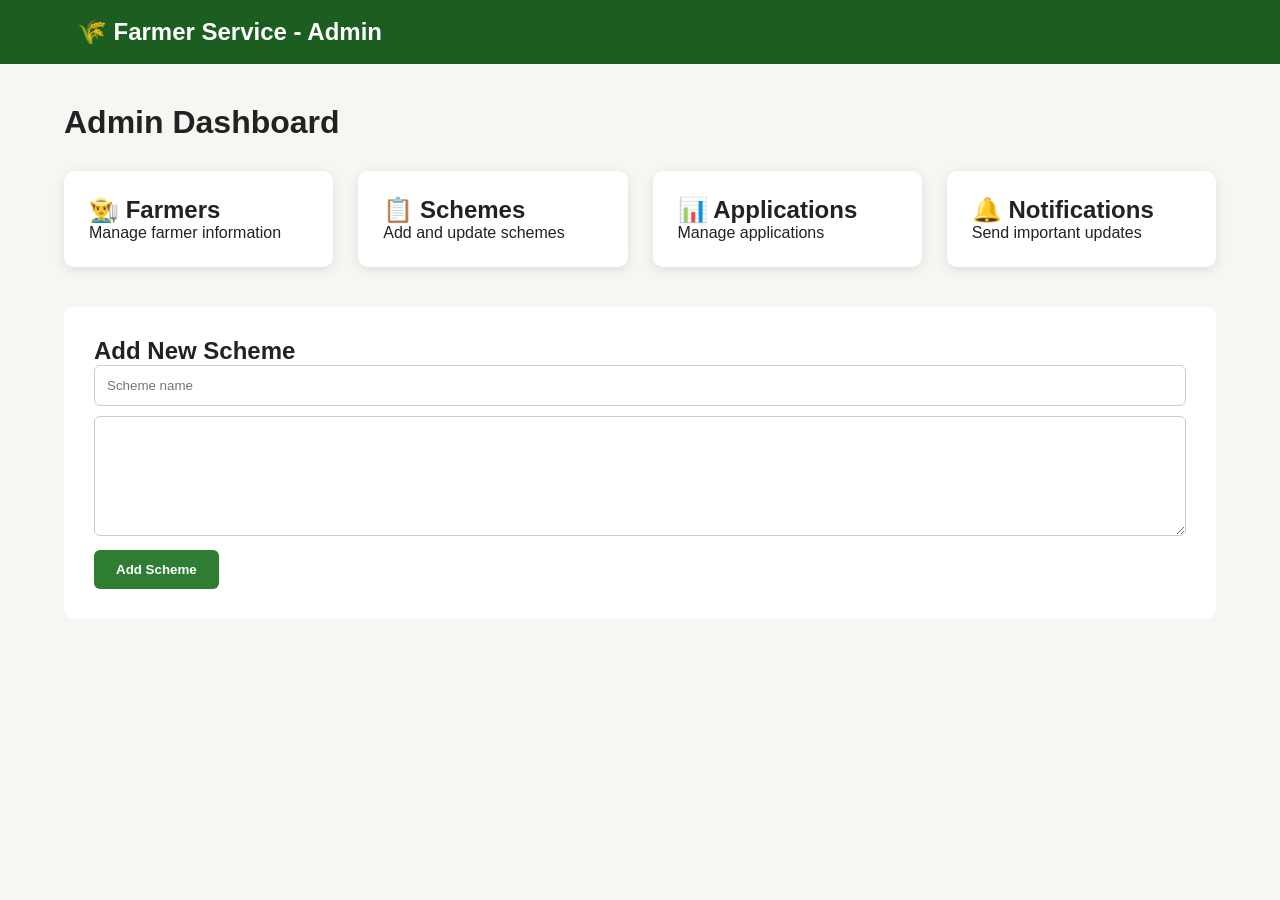
<file: admin.html>
<!DOCTYPE html>
<html lang="en">

<head>

    <meta charset="UTF-8">

    <meta name="viewport"
          content="width=device-width, initial-scale=1.0">

    <title>Admin Dashboard</title>

    <link rel="stylesheet" href="css/style.css">

</head>

<body>

<header>

    <div class="logo">
        🌾 Farmer Service - Admin
    </div>

</header>

<main class="admin-container">

    <h1>Admin Dashboard</h1>

    <div class="admin-grid">

        <div class="admin-card">
            <h2>👨‍🌾 Farmers</h2>
            <p>Manage farmer information</p>
        </div>

        <div class="admin-card">
            <h2>📋 Schemes</h2>
            <p>Add and update schemes</p>
        </div>

        <div class="admin-card">
            <h2>📊 Applications</h2>
            <p>Manage applications</p>
        </div>

        <div class="admin-card">
            <h2>🔔 Notifications</h2>
            <p>Send important updates</p>
        </div>

    </div>

    <section class="admin-form">

        <h2>Add New Scheme</h2>

        <input
            type="text"
            id="newSchemeName"
            placeholder="Scheme name"
        >

        <textarea
            id="newSchemeDescription"
            placeholder="Scheme description">
        </textarea>

        <button onclick="addScheme()"
                class="primary-btn">
            Add Scheme
        </button>

    </section>

    <div id="adminMessage"></div>

</main>

<script src="js/script.js"></script>

</body>
</html>
</file>
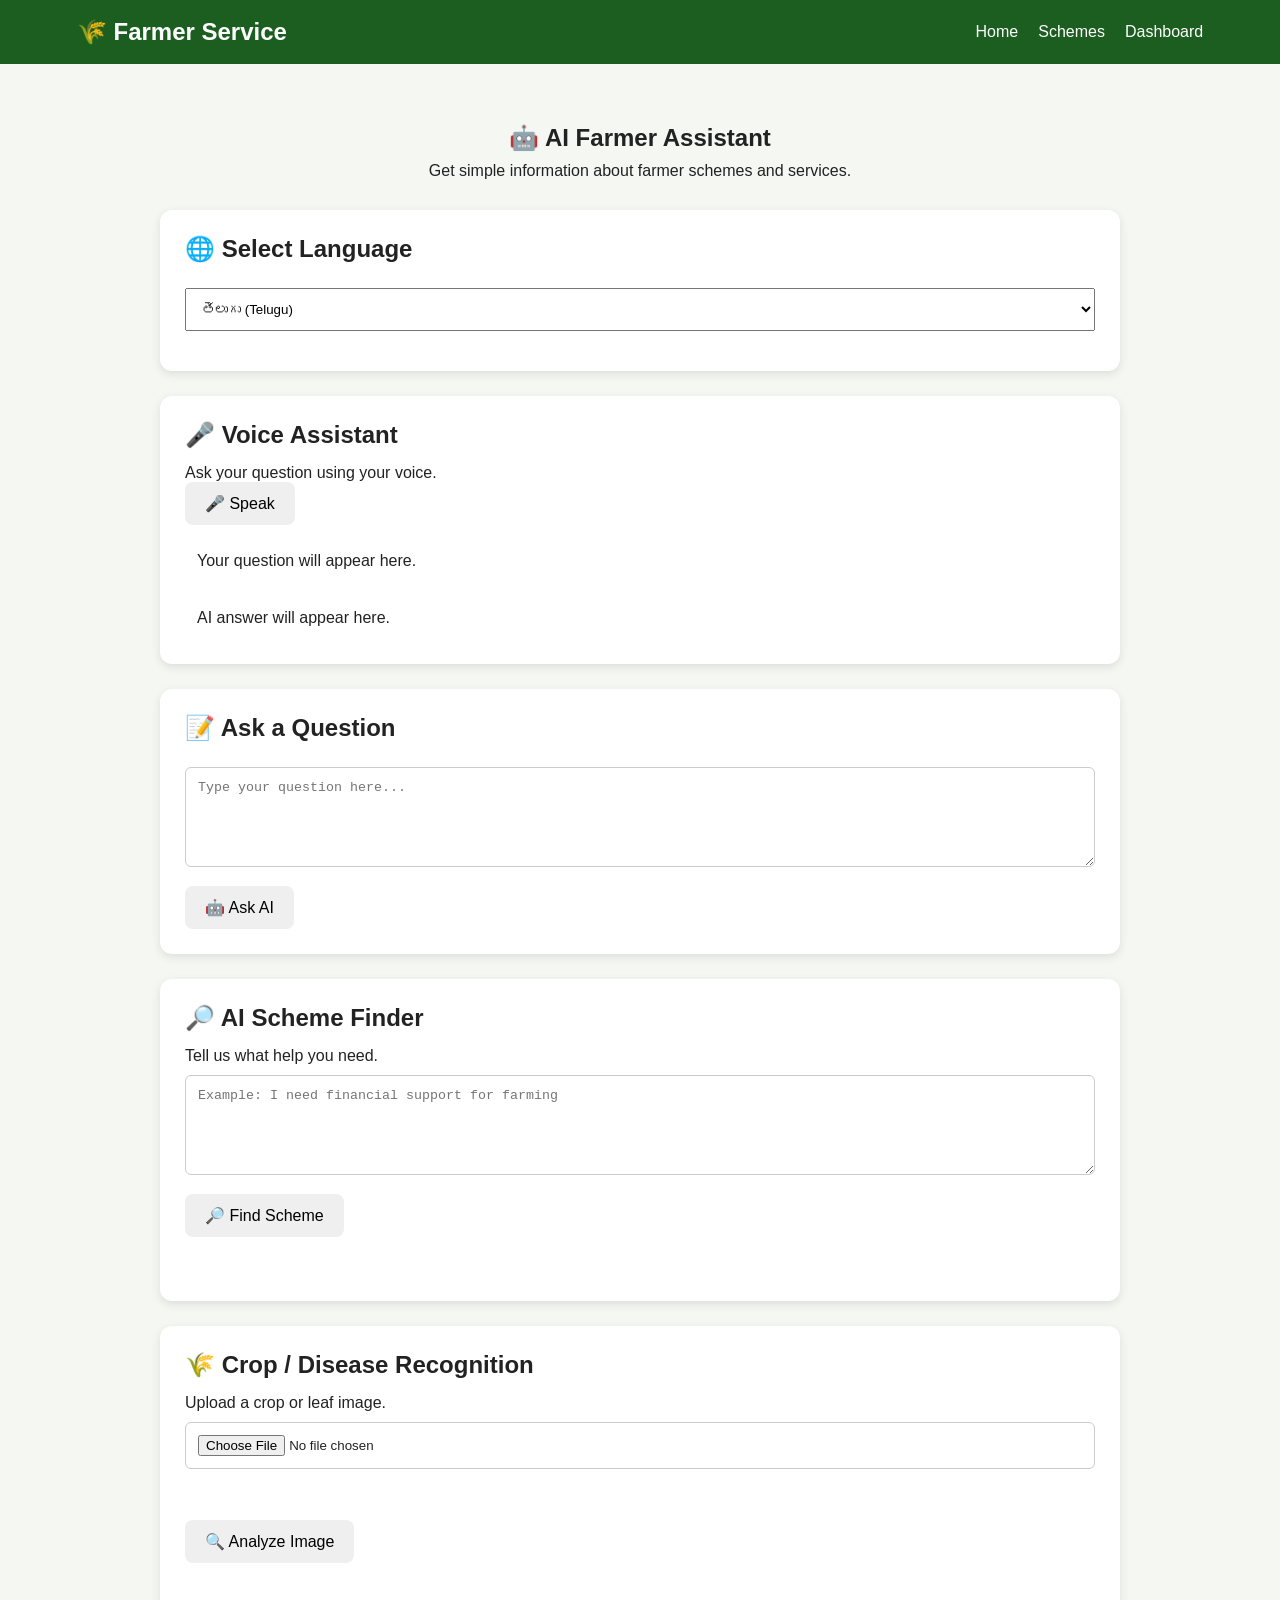
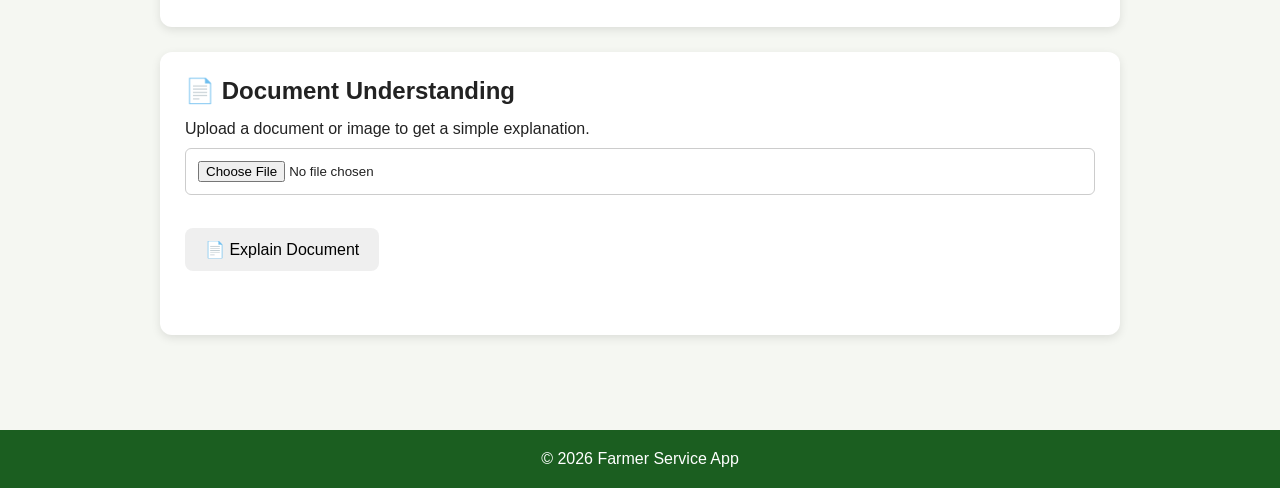
<file: ai-assistant.html>
<!DOCTYPE html>
<html lang="en">

<head>
    <meta charset="UTF-8">
    <meta name="viewport" content="width=device-width, initial-scale=1.0">

    <title>AI Farmer Assistant</title>

    <link rel="stylesheet" href="css/style.css">
</head>

<body>

<header>

    <div class="logo">
        🌾 Farmer Service
    </div>

    <nav>
        <a href="index.html">Home</a>
        <a href="schemes.html">Schemes</a>
        <a href="dashboard.html">Dashboard</a>
    </nav>

</header>


<section class="ai-page">

    <h1>🤖 AI Farmer Assistant</h1>

    <p>
        Get simple information about farmer schemes and services.
    </p>


    <!-- LANGUAGE -->

    <div class="ai-card">

        <h2>🌐 Select Language</h2>

        <select id="languageSelect">

            <option value="te-IN">
                తెలుగు (Telugu)
            </option>

            <option value="hi-IN">
                हिन्दी (Hindi)
            </option>

            <option value="en-IN">
                English
            </option>

        </select>

    </div>


    <!-- VOICE ASSISTANT -->

    <div class="ai-card">

        <h2>🎤 Voice Assistant</h2>

        <p>
            Ask your question using your voice.
        </p>

        <button onclick="startAIListening()">
            🎤 Speak
        </button>

        <p id="aiQuestion">
            Your question will appear here.
        </p>

        <p id="aiAnswer">
            AI answer will appear here.
        </p>

    </div>


    <!-- TEXT QUESTION -->

    <div class="ai-card">

        <h2>📝 Ask a Question</h2>

        <textarea
            id="questionInput"
            placeholder="Type your question here..."
        ></textarea>

        <button onclick="askAI()">
            🤖 Ask AI
        </button>

    </div>


    <!-- SCHEME FINDER -->

    <div class="ai-card">

        <h2>🔎 AI Scheme Finder</h2>

        <p>
            Tell us what help you need.
        </p>

        <textarea
            id="schemeQuestion"
            placeholder="Example: I need financial support for farming"
        ></textarea>

        <button onclick="findScheme()">
            🔎 Find Scheme
        </button>

        <div id="schemeResult"></div>

    </div>


    <!-- CROP RECOGNITION -->

    <div class="ai-card">

        <h2>🌾 Crop / Disease Recognition</h2>

        <p>
            Upload a crop or leaf image.
        </p>

        <input
            type="file"
            id="cropImage"
            accept="image/*"
            onchange="previewCropImage()"
        >

        <br><br>

        <img
            id="cropPreview"
            style="max-width:300px; display:none;"
        >

        <br>

        <button onclick="analyzeCrop()">
            🔍 Analyze Image
        </button>

        <p id="cropResult"></p>

    </div>


    <!-- DOCUMENT UNDERSTANDING -->

    <div class="ai-card">

        <h2>📄 Document Understanding</h2>

        <p>
            Upload a document or image to get a simple explanation.
        </p>

        <input
            type="file"
            id="documentFile"
            accept="image/*,.pdf"
        >

        <br><br>

        <button onclick="analyzeDocument()">
            📄 Explain Document
        </button>

        <p id="documentResult"></p>

    </div>

</section>


<footer>

    <p>
        © 2026 Farmer Service App
    </p>

</footer>


<script src="js/ai-assistant.js"></script>

</body>

</html>
</file>
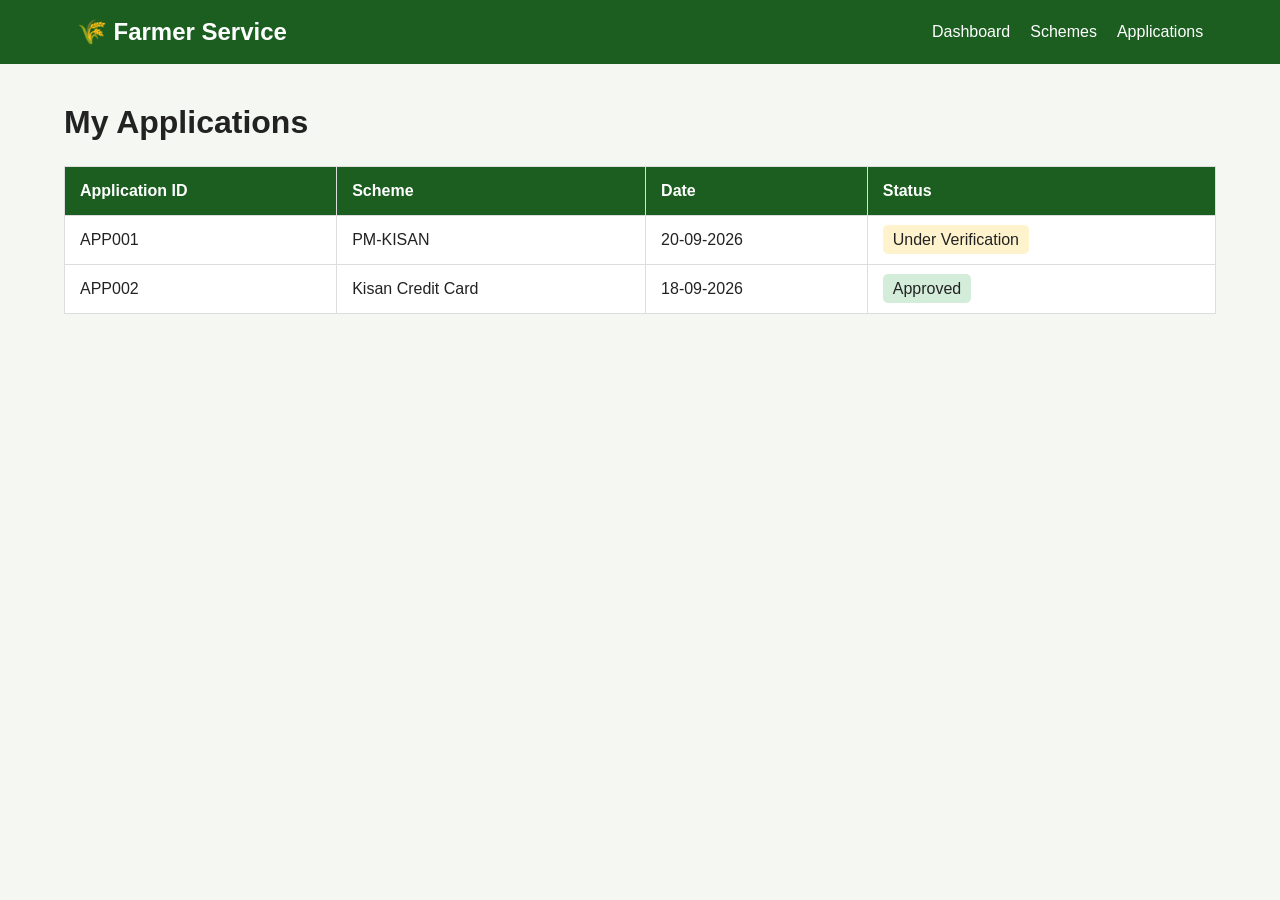
<file: applications.html>
<!DOCTYPE html>
<html lang="en">

<head>

    <meta charset="UTF-8">

    <meta name="viewport"
          content="width=device-width, initial-scale=1.0">

    <title>My Applications</title>

    <link rel="stylesheet" href="css/style.css">

</head>

<body>

<header>

    <div class="logo">🌾 Farmer Service</div>

    <nav>
        <a href="dashboard.html">Dashboard</a>
        <a href="schemes.html">Schemes</a>
        <a href="applications.html">Applications</a>
    </nav>

</header>

<main class="page">

    <h1>My Applications</h1>

    <table>

        <thead>

            <tr>
                <th>Application ID</th>
                <th>Scheme</th>
                <th>Date</th>
                <th>Status</th>
            </tr>

        </thead>

        <tbody id="applicationTable">

            <tr>
                <td>APP001</td>
                <td>PM-KISAN</td>
                <td>20-09-2026</td>
                <td>
                    <span class="status pending">
                        Under Verification
                    </span>
                </td>
            </tr>

            <tr>
                <td>APP002</td>
                <td>Kisan Credit Card</td>
                <td>18-09-2026</td>
                <td>
                    <span class="status approved">
                        Approved
                    </span>
                </td>
            </tr>

        </tbody>

    </table>

</main>

</body>
</html>
</file>
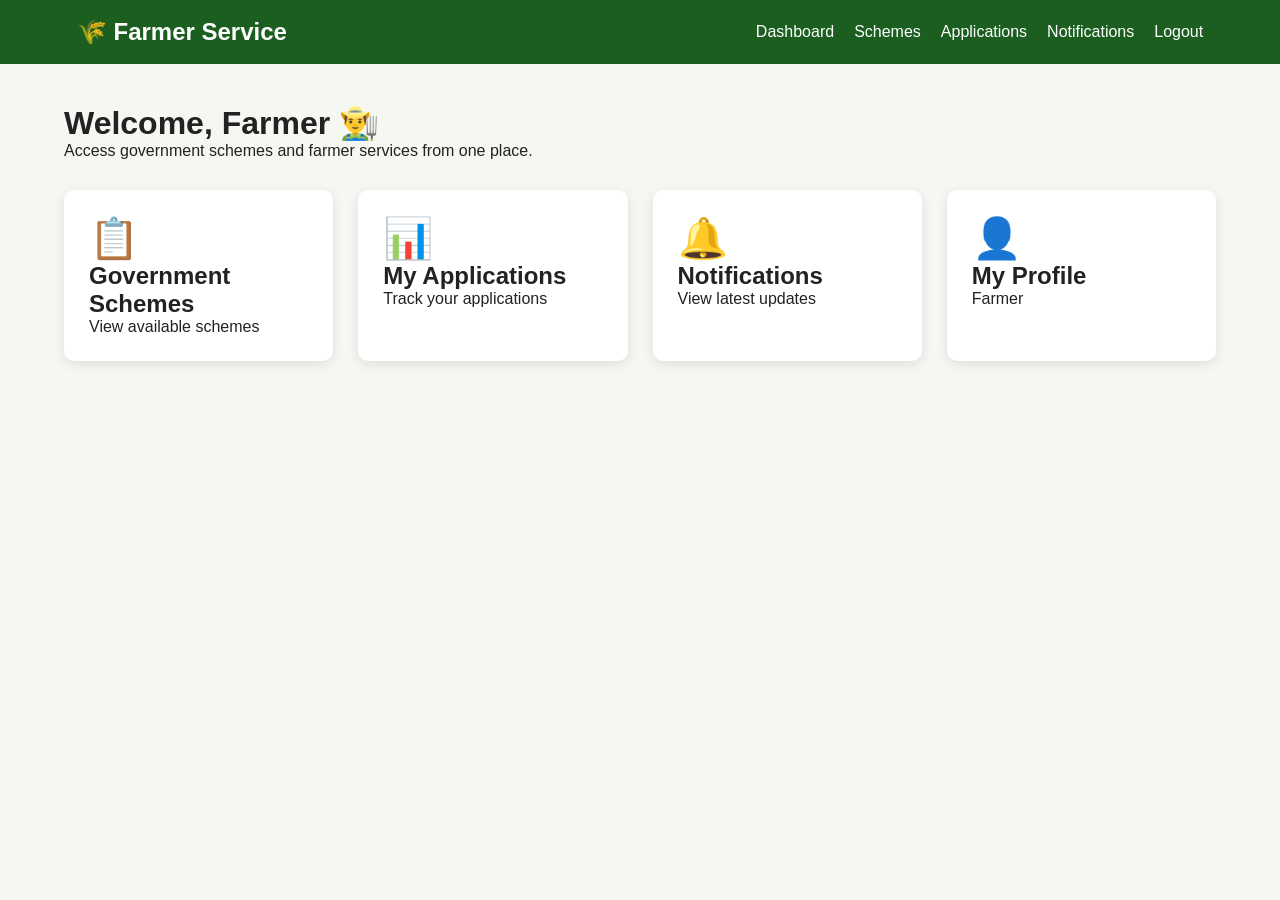
<file: dashboard.html>
<!DOCTYPE html>
<html lang="en">

<head>
    <meta charset="UTF-8">
    <meta name="viewport"
          content="width=device-width, initial-scale=1.0">

    <title>Farmer Dashboard</title>

    <link rel="stylesheet" href="css/style.css">
</head>

<body>

<header>

    <div class="logo">
        🌾 Farmer Service
    </div>

    <nav>
        <a href="dashboard.html">Dashboard</a>
        <a href="schemes.html">Schemes</a>
        <a href="applications.html">Applications</a>
        <a href="notifications.html">Notifications</a>
        <a href="#" onclick="logout()">Logout</a>
    </nav>

</header>

<main class="dashboard">

    <h1>Welcome, Farmer 👨‍🌾</h1>

    <p>
        Access government schemes and farmer services from one place.
    </p>

    <div class="dashboard-grid">

        <a href="schemes.html" class="dashboard-card">
            <span>📋</span>
            <h2>Government Schemes</h2>
            <p>View available schemes</p>
        </a>

        <a href="applications.html" class="dashboard-card">
            <span>📊</span>
            <h2>My Applications</h2>
            <p>Track your applications</p>
        </a>

        <a href="notifications.html" class="dashboard-card">
            <span>🔔</span>
            <h2>Notifications</h2>
            <p>View latest updates</p>
        </a>

        <div class="dashboard-card">
            <span>👤</span>
            <h2>My Profile</h2>
            <p id="profileName">Farmer</p>
        </div>

    </div>

</main>

<script src="js/script.js"></script>

</body>
</html>
</file>
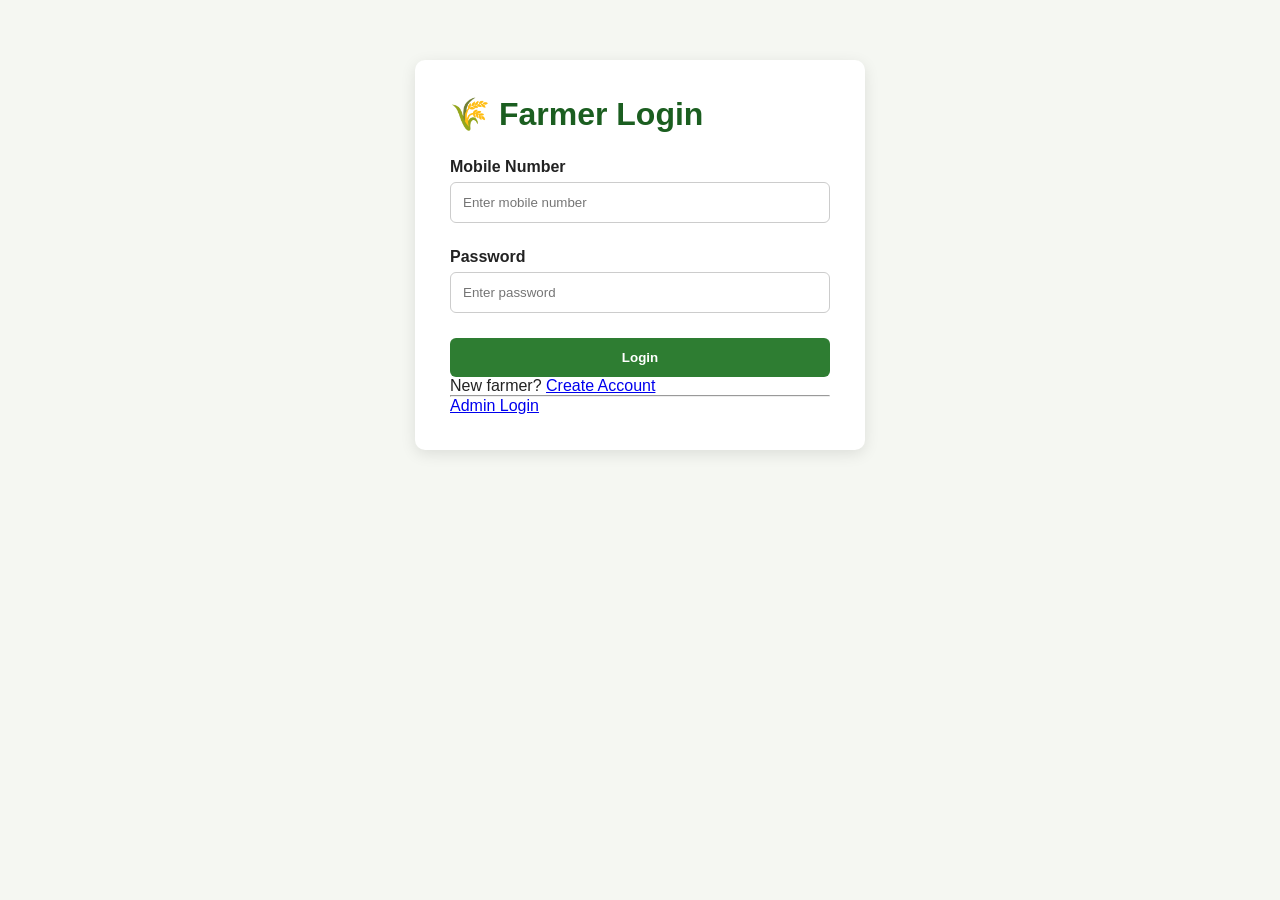
<file: login.html>
<!DOCTYPE html>
<html lang="en">

<head>
    <meta charset="UTF-8">
    <meta name="viewport"
          content="width=device-width, initial-scale=1.0">

    <title>Farmer Login</title>

    <link rel="stylesheet" href="css/style.css">
</head>

<body>

<div class="form-container">

    <h1>🌾 Farmer Login</h1>

    <form id="loginForm">

        <label>Mobile Number</label>

        <input type="tel"
               id="loginMobile"
               placeholder="Enter mobile number"
               required>

        <label>Password</label>

        <input type="password"
               id="loginPassword"
               placeholder="Enter password"
               required>

        <button type="submit" class="primary-btn">
            Login
        </button>

    </form>

    <p>
        New farmer?
        <a href="register.html">Create Account</a>
    </p>

    <hr>

    <a href="admin.html">
        Admin Login
    </a>

</div>

<script src="js/script.js"></script>

</body>
</html>
</file>
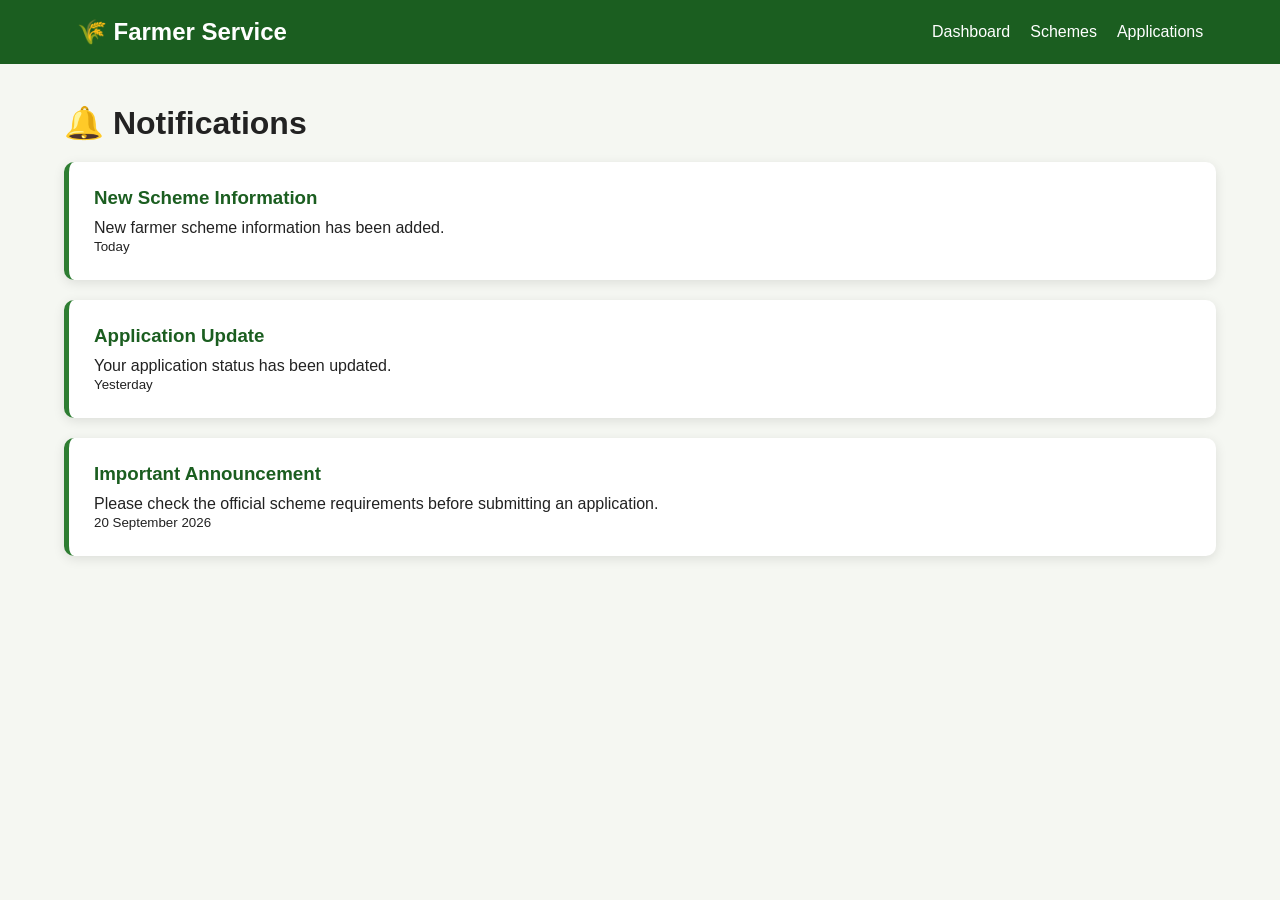
<file: notifications.html>
<!DOCTYPE html>
<html lang="en">

<head>

    <meta charset="UTF-8">

    <meta name="viewport"
          content="width=device-width, initial-scale=1.0">

    <title>Notifications</title>

    <link rel="stylesheet" href="css/style.css">

</head>

<body>

<header>

    <div class="logo">🌾 Farmer Service</div>

    <nav>
        <a href="dashboard.html">Dashboard</a>
        <a href="schemes.html">Schemes</a>
        <a href="applications.html">Applications</a>
    </nav>

</header>

<main class="page">

    <h1>🔔 Notifications</h1>

    <div class="notification">

        <h3>New Scheme Information</h3>

        <p>
            New farmer scheme information has been added.
        </p>

        <small>Today</small>

    </div>

    <div class="notification">

        <h3>Application Update</h3>

        <p>
            Your application status has been updated.
        </p>

        <small>Yesterday</small>

    </div>

    <div class="notification">

        <h3>Important Announcement</h3>

        <p>
            Please check the official scheme requirements
            before submitting an application.
        </p>

        <small>20 September 2026</small>

    </div>

</main>

</body>
</html>
</file>
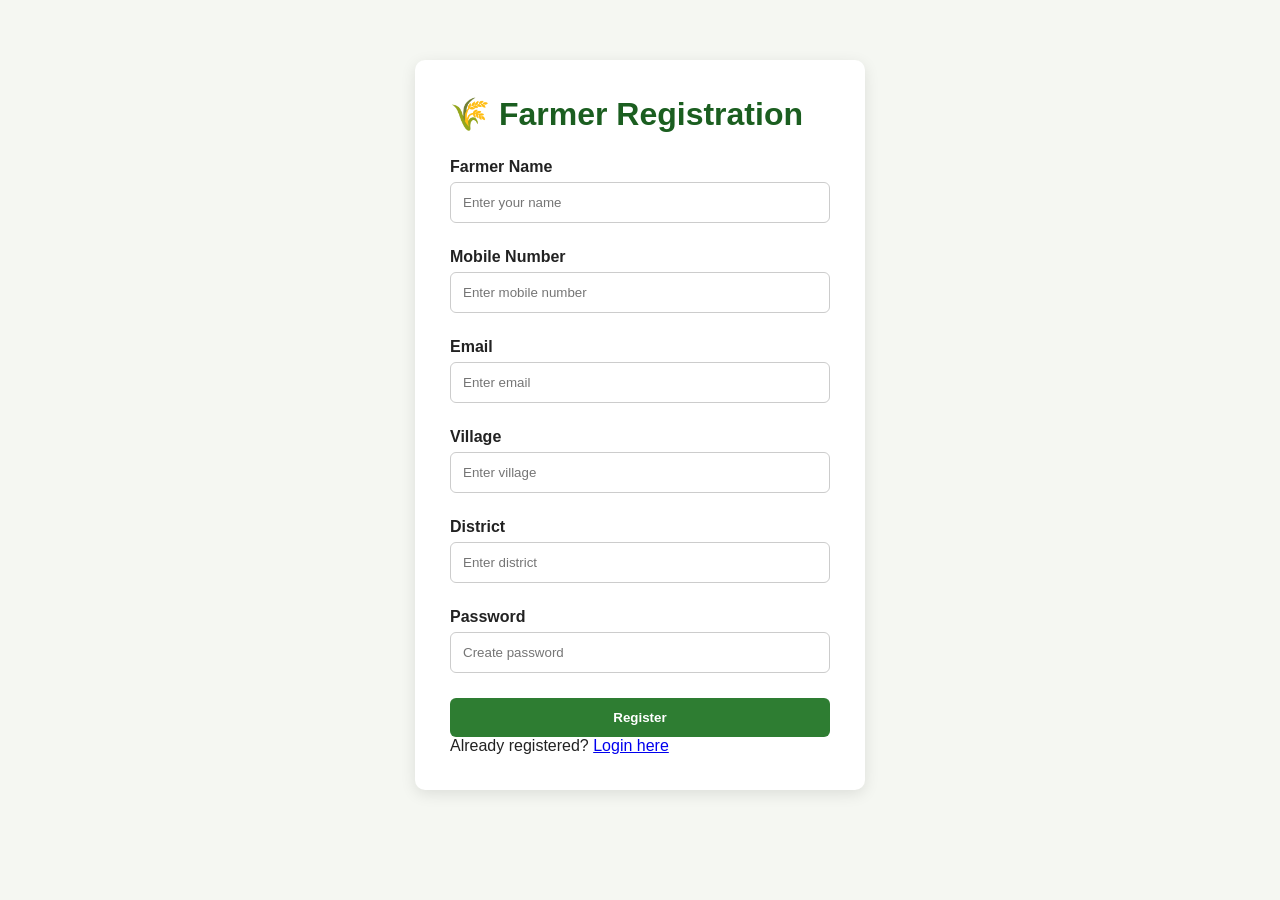
<file: register.html>
<!DOCTYPE html>
<html lang="en">

<head>
    <meta charset="UTF-8">
    <meta name="viewport" content="width=device-width, initial-scale=1.0">

    <title>Farmer Registration</title>

    <link rel="stylesheet" href="css/style.css">
</head>

<body>

<div class="form-container">

    <h1>🌾 Farmer Registration</h1>

    <form id="registerForm">

        <label>Farmer Name</label>
        <input type="text" id="name" placeholder="Enter your name" required>

        <label>Mobile Number</label>
        <input type="tel" id="mobile"
               placeholder="Enter mobile number"
               required>

        <label>Email</label>
        <input type="email" id="email"
               placeholder="Enter email">

        <label>Village</label>
        <input type="text" id="village"
               placeholder="Enter village">

        <label>District</label>
        <input type="text" id="district"
               placeholder="Enter district">

        <label>Password</label>
        <input type="password" id="password"
               placeholder="Create password"
               required>

        <button type="submit" class="primary-btn">
            Register
        </button>

    </form>

    <p>
        Already registered?
        <a href="login.html">Login here</a>
    </p>

</div>

<script src="js/script.js"></script>

</body>
</html>
</file>
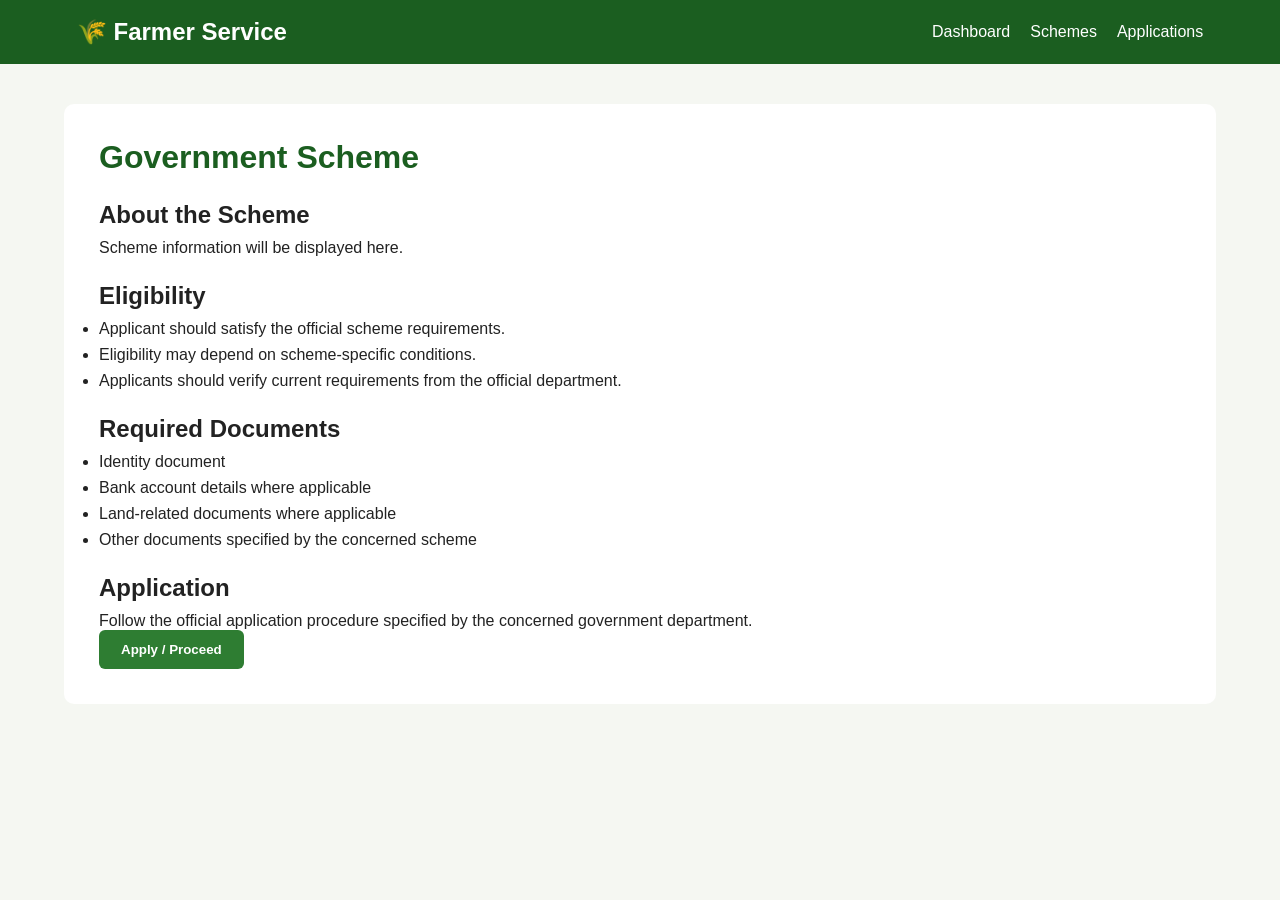
<file: scheme-details.html>
<!DOCTYPE html>
<html lang="en">

<head>

    <meta charset="UTF-8">

    <meta name="viewport"
          content="width=device-width, initial-scale=1.0">

    <title>Scheme Details</title>

    <link rel="stylesheet" href="css/style.css">

</head>

<body>

<header>

    <div class="logo">🌾 Farmer Service</div>

    <nav>
        <a href="dashboard.html">Dashboard</a>
        <a href="schemes.html">Schemes</a>
        <a href="applications.html">Applications</a>
    </nav>

</header>

<main class="details-container">

    <h1 id="detailTitle">
        Government Scheme
    </h1>

    <h2>About the Scheme</h2>

    <p id="detailDescription">
        Scheme information will be displayed here.
    </p>

    <h2>Eligibility</h2>

    <ul>
        <li>Applicant should satisfy the official scheme requirements.</li>
        <li>Eligibility may depend on scheme-specific conditions.</li>
        <li>Applicants should verify current requirements from the official department.</li>
    </ul>

    <h2>Required Documents</h2>

    <ul>
        <li>Identity document</li>
        <li>Bank account details where applicable</li>
        <li>Land-related documents where applicable</li>
        <li>Other documents specified by the concerned scheme</li>
    </ul>

    <h2>Application</h2>

    <p>
        Follow the official application procedure specified
        by the concerned government department.
    </p>

    <button onclick="applyScheme()" class="primary-btn">
        Apply / Proceed
    </button>

</main>

<script src="js/script.js"></script>

</body>
</html>
</file>
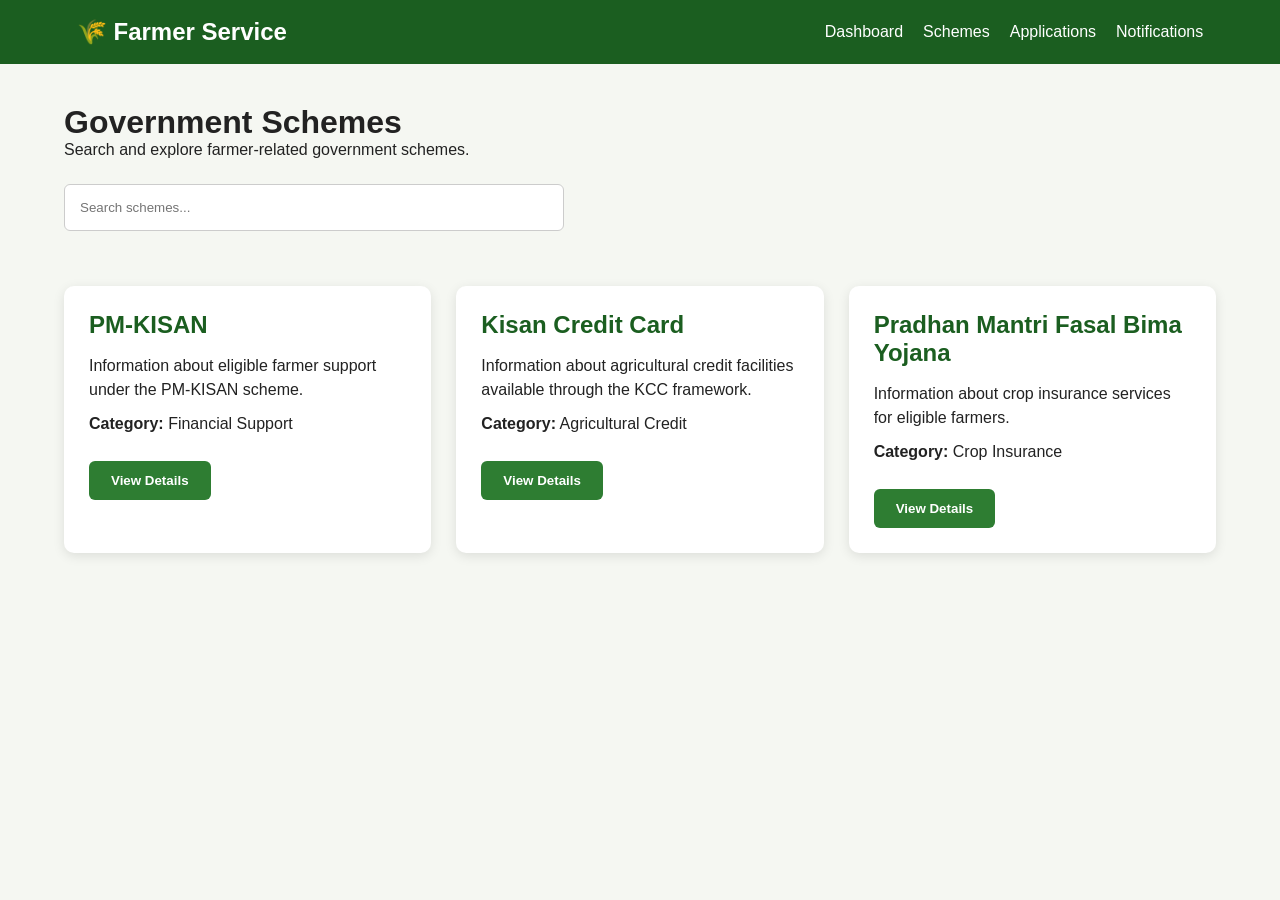
<file: schemes.html>
<!DOCTYPE html>
<html lang="en">

<head>

    <meta charset="UTF-8">

    <meta name="viewport"
          content="width=device-width, initial-scale=1.0">

    <title>Government Schemes</title>

    <link rel="stylesheet" href="css/style.css">

</head>

<body>

<header>

    <div class="logo">🌾 Farmer Service</div>

    <nav>
        <a href="dashboard.html">Dashboard</a>
        <a href="schemes.html">Schemes</a>
        <a href="applications.html">Applications</a>
        <a href="notifications.html">Notifications</a>
    </nav>

</header>

<main class="page">

    <h1>Government Schemes</h1>

    <p>
        Search and explore farmer-related government schemes.
    </p>

    <input
        type="text"
        id="schemeSearch"
        class="search-box"
        placeholder="Search schemes..."
        onkeyup="searchSchemes()"
    >

    <div id="schemeContainer" class="scheme-grid">

        <div class="scheme-card">

            <h2>PM-KISAN</h2>

            <p>
                Information about eligible farmer support under
                the PM-KISAN scheme.
            </p>

            <p><b>Category:</b> Financial Support</p>

            <button onclick="showScheme('PM-KISAN')">
                View Details
            </button>

        </div>

        <div class="scheme-card">

            <h2>Kisan Credit Card</h2>

            <p>
                Information about agricultural credit facilities
                available through the KCC framework.
            </p>

            <p><b>Category:</b> Agricultural Credit</p>

            <button onclick="showScheme('Kisan Credit Card')">
                View Details
            </button>

        </div>

        <div class="scheme-card">

            <h2>Pradhan Mantri Fasal Bima Yojana</h2>

            <p>
                Information about crop insurance services
                for eligible farmers.
            </p>

            <p><b>Category:</b> Crop Insurance</p>

            <button onclick="showScheme('PMFBY')">
                View Details
            </button>

        </div>

    </div>

</main>

<script src="js/script.js"></script>

</body>
</html>
</file>
<file: css/style.css>
* {
    margin: 0;
    padding: 0;
    box-sizing: border-box;
}

body {
    font-family: Arial, sans-serif;
    background: #f5f7f2;
    color: #222;
}

/* Header */

header {
    background: #1b5e20;
    color: white;
    padding: 18px 6%;
    display: flex;
    justify-content: space-between;
    align-items: center;
}

.logo {
    font-size: 24px;
    font-weight: bold;
}

nav {
    display: flex;
    gap: 20px;
    align-items: center;
}

nav a {
    color: white;
    text-decoration: none;
    font-weight: 500;
}

nav a:hover {
    text-decoration: underline;
}

/* Hero */

.hero {
    min-height: 500px;
    display: flex;
    align-items: center;
    padding: 60px 8%;
    background: linear-gradient(
        rgba(27, 94, 32, 0.8),
        rgba(27, 94, 32, 0.8)
    ),
    url("../images/farmer.jpg");

    background-size: cover;
    background-position: center;
}

.hero-content {
    max-width: 650px;
    color: white;
}

.hero h1 {
    font-size: 52px;
    margin-bottom: 20px;
}

.hero p {
    font-size: 20px;
    line-height: 1.6;
}

.hero-buttons {
    margin-top: 30px;
    display: flex;
    gap: 15px;
}

/* Buttons */

.primary-btn,
.secondary-btn,
.scheme-card button {
    display: inline-block;
    padding: 12px 22px;
    border: none;
    border-radius: 6px;
    cursor: pointer;
    text-decoration: none;
    font-weight: bold;
}

.primary-btn {
    background: #2e7d32;
    color: white;
}

.secondary-btn {
    background: white;
    color: #1b5e20;
}

/* Features */

.features {
    padding: 50px 7%;
    text-align: center;
}

.features h2 {
    font-size: 32px;
    margin-bottom: 30px;
}

.feature-container {
    display: grid;
    grid-template-columns:
        repeat(auto-fit, minmax(220px, 1fr));
    gap: 25px;
}

.feature-card,
.dashboard-card,
.scheme-card,
.admin-card,
.notification {
    background: white;
    padding: 25px;
    border-radius: 10px;
    box-shadow: 0 3px 12px rgba(0,0,0,0.1);
}

.feature-card span,
.dashboard-card span {
    font-size: 40px;
}

.feature-card h3 {
    margin: 15px 0;
}

/* Forms */

.form-container {
    width: 90%;
    max-width: 450px;
    margin: 60px auto;
    background: white;
    padding: 35px;
    border-radius: 10px;
    box-shadow: 0 4px 15px rgba(0,0,0,0.1);
}

.form-container h1 {
    margin-bottom: 25px;
    color: #1b5e20;
}

label {
    display: block;
    margin-top: 15px;
    margin-bottom: 6px;
    font-weight: bold;
}

input,
textarea {
    width: 100%;
    padding: 12px;
    border: 1px solid #ccc;
    border-radius: 6px;
    margin-bottom: 10px;
}

textarea {
    min-height: 120px;
}

.form-container button {
    width: 100%;
    margin-top: 15px;
}

/* Dashboard */

.dashboard,
.page,
.admin-container,
.details-container {
    width: 90%;
    max-width: 1200px;
    margin: 40px auto;
}
.dashboard-grid,
.admin-grid,
.scheme-grid {
    display: grid;
    grid-template-columns:
        repeat(auto-fit, minmax(240px, 1fr));
    gap: 25px;
    margin-top: 30px;
}

.dashboard-card {
    text-decoration: none;
    color: #222;
}

.dashboard-card:hover {
    transform: translateY(-4px);
}

/* Schemes */

.search-box {
    max-width: 500px;
    margin: 25px 0;
    padding: 15px;
}

.scheme-card h2 {
    color: #1b5e20;
    margin-bottom: 15px;
}

.scheme-card p {
    margin: 10px 0;
    line-height: 1.5;
}

.scheme-card button {
    background: #2e7d32;
    color: white;
    margin-top: 15px;
}

/* Details */

.details-container {
    background: white;
    padding: 35px;
    border-radius: 10px;
}

.details-container h1 {
    color: #1b5e20;
    margin-bottom: 25px;
}

.details-container h2 {
    margin-top: 25px;
    margin-bottom: 10px;
}

.details-container li {
    margin: 8px 0;
}

/* Table */

table {
    width: 100%;
    border-collapse: collapse;
    margin-top: 25px;
    background: white;
}

th,
td {
    padding: 15px;
    border: 1px solid #ddd;
    text-align: left;
}

th {
    background: #1b5e20;
    color: white;
}

.status {
    padding: 6px 10px;
    border-radius: 5px;
}

.pending {
    background: #fff3cd;
}

.approved {
    background: #d4edda;
}

/* Notifications */

.notification {
    margin: 20px 0;
    border-left: 5px solid #2e7d32;
}

.notification h3 {
    color: #1b5e20;
    margin-bottom: 10px;
}

/* Admin */

.admin-form {
    margin-top: 40px;
    background: white;
    padding: 30px;
    border-radius: 10px;
}

/* Footer */

footer {
    text-align: center;
    background: #1b5e20;
    color: white;
    padding: 20px;
    margin-top: 50px;
}

/* Mobile */

@media (max-width: 700px) {

    header {
        flex-direction: column;
        gap: 15px;
    }

    nav {
        flex-wrap: wrap;
        justify-content: center;
    }

    .hero h1 {
        font-size: 36px;
    }

    .hero-buttons {
        flex-direction: column;
    }

    table {
        font-size: 13px;
    }
}
/* =================================
   AI FARMER ASSISTANT
================================= */

.ai-page {
    max-width: 1000px;
    margin: 40px auto;
    padding: 20px;
}

.ai-page h1 {
    text-align: center;
    margin-bottom: 10px;
}

.ai-page > p {
    text-align: center;
    margin-bottom: 30px;
}

.ai-card {
    background: white;
    padding: 25px;
    margin-bottom: 25px;
    border-radius: 12px;
    box-shadow: 0 3px 10px rgba(0,0,0,0.1);
}

.ai-card h2 {
    margin-bottom: 15px;
}

.ai-card select,
.ai-card textarea,
.ai-card input[type="file"] {
    width: 100%;
    padding: 12px;
    margin-top: 10px;
    margin-bottom: 15px;
    box-sizing: border-box;
}

.ai-card textarea {
    min-height: 100px;
    resize: vertical;
}

.ai-card button {
    padding: 12px 20px;
    border: none;
    border-radius: 8px;
    cursor: pointer;
    font-size: 16px;
}

#aiQuestion,
#aiAnswer,
#schemeResult,
#cropResult,
#documentResult {
    margin-top: 15px;
    padding: 12px;
    border-radius: 8px;
}
/* LANGUAGE SELECTOR */

#siteLanguage {
    padding: 8px 12px;
    border-radius: 6px;
    border: none;
    cursor: pointer;
    font-weight: bold;
    margin-left: 10px;
}
/*FARMER SERVICE LOGO*/
.logo {
    display: flex;
    align-item: center;
    gap: 10px;
}
.logo img {
    width: 60px;
    height:60px;
    object-fit: contain;
}
.logo span {
    font-size: 24px;
    font-weight: bold;
}
</file>
